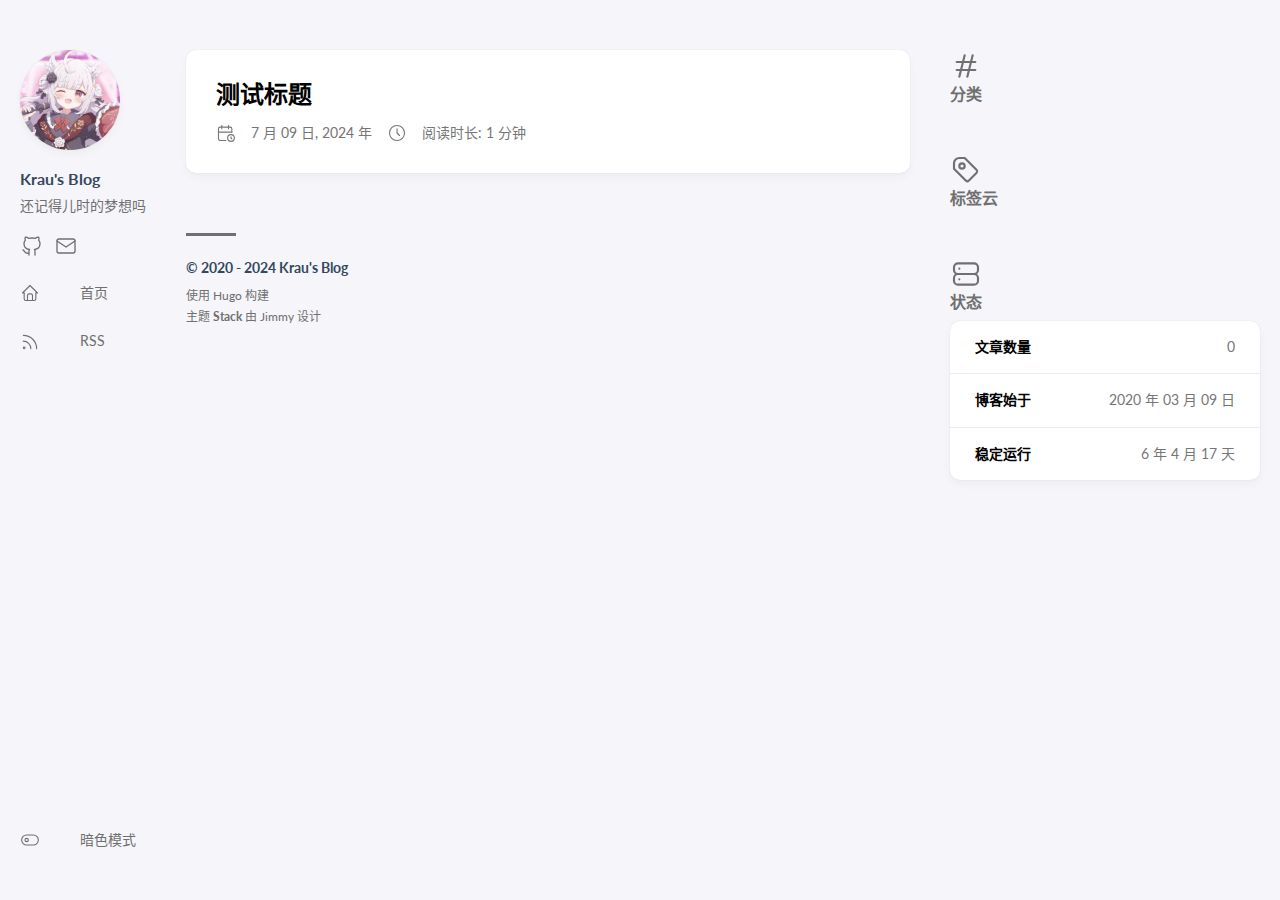
<file: index.html>
<!doctype html><html lang=zh-cn dir=ltr><head><meta name=generator content="Hugo 0.128.2"><meta charset=utf-8><meta name=viewport content='width=device-width,initial-scale=1'><meta name=description content="还记得儿时的梦想吗"><title>Krau's Blog</title>
<link rel=canonical href=https://hugo.krau.top/><link rel=stylesheet href=/scss/style.min.8675496a9b046b8937d493cbbed301d487841b0b916edb097e2fd8b7e0395091.css><meta property='og:title' content="Krau's Blog"><meta property='og:description' content="还记得儿时的梦想吗"><meta property='og:url' content='https://hugo.krau.top/'><meta property='og:site_name' content="Krau's Blog"><meta property='og:type' content='website'><meta property='og:updated_time' content=' 2024-07-09T13:55:59+08:00 '><meta name=twitter:title content="Krau's Blog"><meta name=twitter:description content="还记得儿时的梦想吗"><link rel=alternate type=application/rss+xml href=https://hugo.krau.top/index.xml><link rel=apple-touch-icon sizes=180x180 href=/apple-touch-icon.png><link rel=icon type=image/png sizes=32x32 href=/favicon-32x32.png><link rel=icon type=image/png sizes=16x16 href=/favicon-16x16.png><link rel=manifest href=/site.webmanifest><link rel=mask-icon href=/safari-pinned-tab.svg color=#5bbad5><meta name=apple-mobile-web-app-title content="TaurusXin"><meta name=application-name content="TaurusXin"><meta name=msapplication-TileColor content="#da532c"><meta name=theme-color content="#f5f5fa" media="(prefers-color-scheme: light)"><meta name=theme-color content="#303030" media="(prefers-color-scheme: dark)"><link href=https://cdn.bootcdn.net/ajax/libs/highlight.js/9.12.0/styles/atom-one-dark.min.css rel=stylesheet><script src=https://cdn.bootcdn.net/ajax/libs/highlight.js/9.12.0/highlight.min.js></script><script>hljs.initHighlightingOnLoad()</script><style>@font-face{font-family:jetbrains mono;src:url(https://fastly.jsdelivr.net/gh/JetBrains/JetBrainsMono/web/woff2/JetBrainsMono-Regular.woff2)format('woff2'),url(https://fastly.jsdelivr.net/gh/JetBrains/JetBrainsMono/web/woff/JetBrainsMono-Regular.woff)format('woff'),url(https://fastly.jsdelivr.net/gh/JetBrains/JetBrainsMono/ttf/JetBrainsMono-Regular.ttf)format('truetype');font-weight:400;font-style:normal}</style><script async src="https://www.googletagmanager.com/gtag/js?id=G-KN4M42XST7"></script><script>window.dataLayer=window.dataLayer||[];function gtag(){dataLayer.push(arguments)}gtag("js",new Date),gtag("config","G-KN4M42XST7")</script><script async src="https://pagead2.googlesyndication.com/pagead/js/adsbygoogle.js?client=ca-pub-3791150317963204" crossorigin=anonymous></script></head><body><script>(function(){const e="StackColorScheme";localStorage.getItem(e)||localStorage.setItem(e,"auto")})()</script><script>(function(){const t="StackColorScheme",e=localStorage.getItem(t),n=window.matchMedia("(prefers-color-scheme: dark)").matches===!0;e=="dark"||e==="auto"&&n?document.documentElement.dataset.scheme="dark":document.documentElement.dataset.scheme="light"})()</script><div class="container main-container flex on-phone--column extended"><aside class="sidebar left-sidebar sticky"><button class="hamburger hamburger--spin" type=button id=toggle-menu aria-label=切换菜单>
<span class=hamburger-box><span class=hamburger-inner></span></span></button><header><figure class=site-avatar><a href=/><img src=/img/avatar_hu12396e4523306fbb05e3d22104f0306b_69254_300x0_resize_q75_box.jpg width=300 height=300 class=site-logo loading=lazy alt=Avatar></a></figure><div class=site-meta><h1 class=site-name><a href=/>Krau's Blog</a></h1><h2 class=site-description>还记得儿时的梦想吗</h2></div></header><ol class=menu-social><li><a href=https://github.com/krau target=_blank title=GitHub rel=me><svg xmlns="http://www.w3.org/2000/svg" class="icon icon-tabler icon-tabler-brand-github" width="24" height="24" viewBox="0 0 24 24" stroke-width="2" stroke="currentcolor" fill="none" stroke-linecap="round" stroke-linejoin="round"><path stroke="none" d="M0 0h24v24H0z" fill="none"/><path d="M9 19c-4.3 1.4-4.3-2.5-6-3m12 5v-3.5c0-1 .1-1.4-.5-2 2.8-.3 5.5-1.4 5.5-6a4.6 4.6.0 00-1.3-3.2 4.2 4.2.0 00-.1-3.2s-1.1-.3-3.5 1.3a12.3 12.3.0 00-6.2.0C6.5 2.8 5.4 3.1 5.4 3.1a4.2 4.2.0 00-.1 3.2A4.6 4.6.0 004 9.5c0 4.6 2.7 5.7 5.5 6-.6.6-.6 1.2-.5 2V21"/></svg></a></li><li><a href=mailto:me@krau.top target=_blank title=电邮 rel=me><svg xmlns="http://www.w3.org/2000/svg" class="icon icon-tabler icon-tabler-mail" width="24" height="24" viewBox="0 0 24 24" stroke-width="2" stroke="currentcolor" fill="none" stroke-linecap="round" stroke-linejoin="round"><path stroke="none" d="M0 0h24v24H0z" fill="none"/><rect x="3" y="5" width="18" height="14" rx="2"/><polyline points="3 7 12 13 21 7"/></svg></a></li></ol><ol class=menu id=main-menu><li><a href=/><svg xmlns="http://www.w3.org/2000/svg" class="icon icon-tabler icon-tabler-home" width="24" height="24" viewBox="0 0 24 24" stroke-width="2" stroke="currentcolor" fill="none" stroke-linecap="round" stroke-linejoin="round"><path stroke="none" d="M0 0h24v24H0z"/><polyline points="5 12 3 12 12 3 21 12 19 12"/><path d="M5 12v7a2 2 0 002 2h10a2 2 0 002-2v-7"/><path d="M9 21v-6a2 2 0 012-2h2a2 2 0 012 2v6"/></svg>
<span>首页</span></a></li><li><a href=/index.xml><svg xmlns="http://www.w3.org/2000/svg" class="icon icon-tabler icon-tabler-rss" width="24" height="24" viewBox="0 0 24 24" stroke-width="2" stroke="currentcolor" fill="none" stroke-linecap="round" stroke-linejoin="round"><path stroke="none" d="M0 0h24v24H0z" fill="none"/><circle cx="5" cy="19" r="1"/><path d="M4 4a16 16 0 0116 16"/><path d="M4 11a9 9 0 019 9"/></svg>
<span>RSS</span></a></li><li class=menu-bottom-section><ol class=menu><li id=dark-mode-toggle><svg xmlns="http://www.w3.org/2000/svg" class="icon icon-tabler icon-tabler-toggle-left" width="24" height="24" viewBox="0 0 24 24" stroke-width="2" stroke="currentcolor" fill="none" stroke-linecap="round" stroke-linejoin="round"><path stroke="none" d="M0 0h24v24H0z"/><circle cx="8" cy="12" r="2"/><rect x="2" y="6" width="20" height="12" rx="6"/></svg>
<svg xmlns="http://www.w3.org/2000/svg" class="icon icon-tabler icon-tabler-toggle-right" width="24" height="24" viewBox="0 0 24 24" stroke-width="2" stroke="currentcolor" fill="none" stroke-linecap="round" stroke-linejoin="round"><path stroke="none" d="M0 0h24v24H0z"/><circle cx="16" cy="12" r="2"/><rect x="2" y="6" width="20" height="12" rx="6"/></svg>
<span>暗色模式</span></li></ol></li></ol></aside><aside class="sidebar right-sidebar sticky"><section class="widget tagCloud"><div class=widget-icon><svg xmlns="http://www.w3.org/2000/svg" class="icon icon-tabler icon-tabler-hash" width="24" height="24" viewBox="0 0 24 24" stroke-width="2" stroke="currentcolor" fill="none" stroke-linecap="round" stroke-linejoin="round"><path stroke="none" d="M0 0h24v24H0z"/><line x1="5" y1="9" x2="19" y2="9"/><line x1="5" y1="15" x2="19" y2="15"/><line x1="11" y1="4" x2="7" y2="20"/><line x1="17" y1="4" x2="13" y2="20"/></svg></div><h2 class="widget-title section-title">分类</h2><div class=tagCloud-tags></div></section><section class="widget tagCloud"><div class=widget-icon><svg xmlns="http://www.w3.org/2000/svg" class="icon icon-tabler icon-tabler-tag" width="24" height="24" viewBox="0 0 24 24" stroke-width="2" stroke="currentcolor" fill="none" stroke-linecap="round" stroke-linejoin="round"><path stroke="none" d="M0 0h24v24H0z"/><path d="M11 3l9 9a1.5 1.5.0 010 2l-6 6a1.5 1.5.0 01-2 0L3 11V7a4 4 0 014-4h4"/><circle cx="9" cy="9" r="2"/></svg></div><h2 class="widget-title section-title">标签云</h2><div class=tagCloud-tags></div></section><section class="widget archives" style=padding-bottom:45px><div class=widget-icon><svg xmlns="http://www.w3.org/2000/svg" class="icon icon-tabler icon-tabler-server" width="100" height="100" viewBox="0 0 24 24" stroke-width="2" stroke="currentcolor" fill="none" stroke-linecap="round" stroke-linejoin="round"><path stroke="none" d="M0 0h24v24H0z" fill="none"/><rect x="3" y="4" width="18" height="8" rx="3"/><rect x="3" y="12" width="18" height="8" rx="3"/><line x1="7" y1="8" x2="7" y2="8.01"/><line x1="7" y1="16" x2="7" y2="16.01"/></svg></div><h2 class="widget-title section-title">状态</h2><div class=widget-archive--list><div class=status-item><span class=year>文章数量</span>
<span class=count>0</span></div><div class=status-item><span class=year>博客始于</span>
<span class=count id=start></span></div><div class=status-item><span class=year>稳定运行</span>
<span class=count id=time></span></div></div><script>Date.prototype.format=function(e){var n,t={"M+":this.getMonth()+1,"d+":this.getDate(),"h+":this.getHours(),"m+":this.getMinutes(),"s+":this.getSeconds(),"q+":Math.floor((this.getMonth()+3)/3),S:this.getMilliseconds()};/(y+)/.test(e)&&(e=e.replace(RegExp.$1,(this.getFullYear()+"").substr(4-RegExp.$1.length)));for(n in t)new RegExp("("+n+")").test(e)&&(e=e.replace(RegExp.$1,RegExp.$1.length==1?t[n]:("00"+t[n]).substr((""+t[n]).length)));return e};let start=new Date("2020-03-09"),startFormated=start.format("yyyy 年 MM 月 dd 日");document.querySelector("#start").innerHTML=startFormated,start.setMonth(start.getMonth()-1);let now=new Date;now.setMonth(now.getMonth()-1);let diff=Date.UTC(now.getFullYear(),now.getMonth(),now.getDay(),0,0,0)-Date.UTC(start.getFullYear(),start.getMonth(),start.getDay(),0,0,0);function checkleapyear(e){return e.getYear()%4==0&&(e.getYear()%10!=0||e.getYear()%400==0)}function DaysInMonth(Y,M){with(new Date(Y,M,1,12))return setDate(-2),getDate()}function datediff(e,t){var i=e.getFullYear(),n=e.getMonth(),s=e.getDate(),a=t.getFullYear(),o=t.getMonth(),r=t.getDate();return s<r&&(n--,s+=DaysInMonth(a,o)),n<o&&(i--,n+=12),[i-a,n-o,s-r]}var dife=datediff(now,start);checkleapyear(start)==!0?document.querySelector("#time").innerHTML=dife[0]+" 年 "+dife[1]+" 月 "+dife[2]+" 天":document.querySelector("#time").innerHTML=dife[0]+" 年 "+dife[1]+" 月 "+dife[2]+" 天"</script></section></aside><main class="main full-width"><section class=article-list><article><header class=article-header><div class=article-details><div class=article-title-wrapper><h2 class=article-title><a href=/posts/new/>测试标题</a></h2></div><footer class=article-time><div><svg xmlns="http://www.w3.org/2000/svg" class="icon icon-tabler icon-tabler-calendar-time" width="56" height="56" viewBox="0 0 24 24" stroke-width="2" stroke="currentcolor" fill="none" stroke-linecap="round" stroke-linejoin="round"><path stroke="none" d="M0 0h24v24H0z"/><path d="M11.795 21H5a2 2 0 01-2-2V7a2 2 0 012-2h12a2 2 0 012 2v4"/><circle cx="18" cy="18" r="4"/><path d="M15 3v4"/><path d="M7 3v4"/><path d="M3 11h16"/><path d="M18 16.496V18l1 1"/></svg>
<time class=article-time--published>7 月 09 日, 2024 年</time></div><div><svg xmlns="http://www.w3.org/2000/svg" class="icon icon-tabler icon-tabler-clock" width="24" height="24" viewBox="0 0 24 24" stroke-width="2" stroke="currentcolor" fill="none" stroke-linecap="round" stroke-linejoin="round"><path stroke="none" d="M0 0h24v24H0z"/><circle cx="12" cy="12" r="9"/><polyline points="12 7 12 12 15 15"/></svg>
<time class=article-time--reading>阅读时长: 1 分钟</time></div></footer></div></header></article></section><footer class=site-footer><section class=copyright>&copy;
2020 -
2024 Krau's Blog</section><section class=powerby>使用 <a href=https://gohugo.io/ target=_blank rel=noopener>Hugo</a> 构建<br>主题 <b><a href=https://github.com/CaiJimmy/hugo-theme-stack target=_blank rel=noopener data-version=3.26.0>Stack</a></b> 由 <a href=https://jimmycai.com target=_blank rel=noopener>Jimmy</a> 设计</section></footer></main></div><script src=https://registry.npmmirror.com/node-vibrant/3.1.6/files/dist/vibrant.min.js integrity="sha256-awcR2jno4kI5X0zL8ex0vi2z+KMkF24hUW8WePSA9HM=" crossorigin=anonymous></script><script type=text/javascript src=/ts/main.js defer></script><script>(function(){const e=document.createElement("link");e.href="https://fonts.googleapis.com/css2?family=Lato:wght@300;400;700&display=swap",e.type="text/css",e.rel="stylesheet",document.head.appendChild(e)})()</script></body></html>
</file>
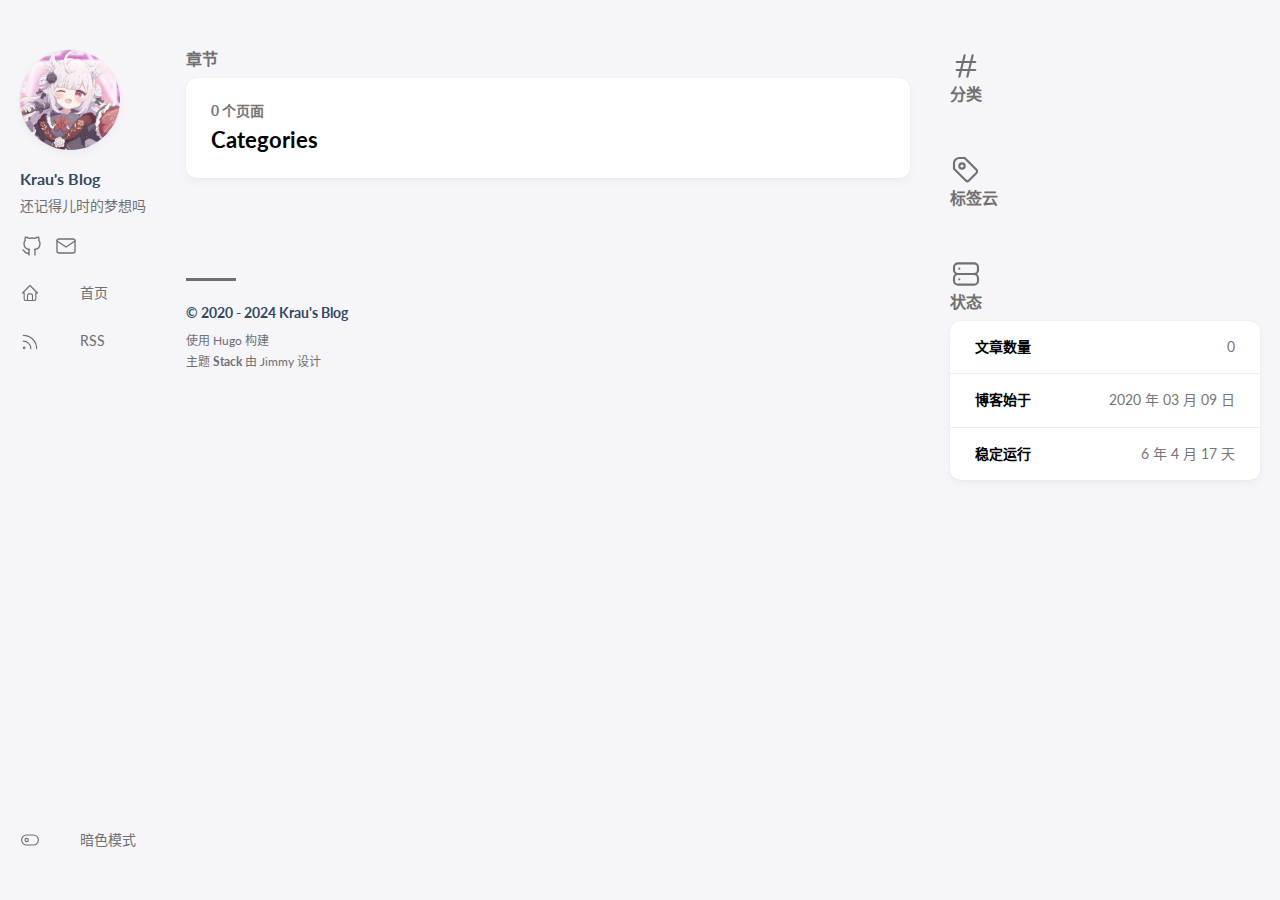
<file: categories/index.html>
<!doctype html><html lang=zh-cn dir=ltr><head><meta charset=utf-8><meta name=viewport content='width=device-width,initial-scale=1'><meta name=description content="还记得儿时的梦想吗"><title>Categories</title>
<link rel=canonical href=https://hugo.krau.top/categories/><link rel=stylesheet href=/scss/style.min.8675496a9b046b8937d493cbbed301d487841b0b916edb097e2fd8b7e0395091.css><meta property='og:title' content="Categories"><meta property='og:description' content="还记得儿时的梦想吗"><meta property='og:url' content='https://hugo.krau.top/categories/'><meta property='og:site_name' content="Krau's Blog"><meta property='og:type' content='website'><meta property='og:updated_time' content=' 2024-07-09T13:55:59+08:00 '><meta name=twitter:title content="Categories"><meta name=twitter:description content="还记得儿时的梦想吗"><link rel=alternate type=application/rss+xml href=https://hugo.krau.top/categories/index.xml><link rel=apple-touch-icon sizes=180x180 href=/apple-touch-icon.png><link rel=icon type=image/png sizes=32x32 href=/favicon-32x32.png><link rel=icon type=image/png sizes=16x16 href=/favicon-16x16.png><link rel=manifest href=/site.webmanifest><link rel=mask-icon href=/safari-pinned-tab.svg color=#5bbad5><meta name=apple-mobile-web-app-title content="TaurusXin"><meta name=application-name content="TaurusXin"><meta name=msapplication-TileColor content="#da532c"><meta name=theme-color content="#f5f5fa" media="(prefers-color-scheme: light)"><meta name=theme-color content="#303030" media="(prefers-color-scheme: dark)"><link href=https://cdn.bootcdn.net/ajax/libs/highlight.js/9.12.0/styles/atom-one-dark.min.css rel=stylesheet><script src=https://cdn.bootcdn.net/ajax/libs/highlight.js/9.12.0/highlight.min.js></script><script>hljs.initHighlightingOnLoad()</script><style>@font-face{font-family:jetbrains mono;src:url(https://fastly.jsdelivr.net/gh/JetBrains/JetBrainsMono/web/woff2/JetBrainsMono-Regular.woff2)format('woff2'),url(https://fastly.jsdelivr.net/gh/JetBrains/JetBrainsMono/web/woff/JetBrainsMono-Regular.woff)format('woff'),url(https://fastly.jsdelivr.net/gh/JetBrains/JetBrainsMono/ttf/JetBrainsMono-Regular.ttf)format('truetype');font-weight:400;font-style:normal}</style><script async src="https://www.googletagmanager.com/gtag/js?id=G-KN4M42XST7"></script><script>window.dataLayer=window.dataLayer||[];function gtag(){dataLayer.push(arguments)}gtag("js",new Date),gtag("config","G-KN4M42XST7")</script><script async src="https://pagead2.googlesyndication.com/pagead/js/adsbygoogle.js?client=ca-pub-3791150317963204" crossorigin=anonymous></script></head><body><script>(function(){const e="StackColorScheme";localStorage.getItem(e)||localStorage.setItem(e,"auto")})()</script><script>(function(){const t="StackColorScheme",e=localStorage.getItem(t),n=window.matchMedia("(prefers-color-scheme: dark)").matches===!0;e=="dark"||e==="auto"&&n?document.documentElement.dataset.scheme="dark":document.documentElement.dataset.scheme="light"})()</script><div class="container main-container flex on-phone--column extended"><aside class="sidebar left-sidebar sticky"><button class="hamburger hamburger--spin" type=button id=toggle-menu aria-label=切换菜单>
<span class=hamburger-box><span class=hamburger-inner></span></span></button><header><figure class=site-avatar><a href=/><img src=/img/avatar_hu12396e4523306fbb05e3d22104f0306b_69254_300x0_resize_q75_box.jpg width=300 height=300 class=site-logo loading=lazy alt=Avatar></a></figure><div class=site-meta><h1 class=site-name><a href=/>Krau's Blog</a></h1><h2 class=site-description>还记得儿时的梦想吗</h2></div></header><ol class=menu-social><li><a href=https://github.com/krau target=_blank title=GitHub rel=me><svg xmlns="http://www.w3.org/2000/svg" class="icon icon-tabler icon-tabler-brand-github" width="24" height="24" viewBox="0 0 24 24" stroke-width="2" stroke="currentcolor" fill="none" stroke-linecap="round" stroke-linejoin="round"><path stroke="none" d="M0 0h24v24H0z" fill="none"/><path d="M9 19c-4.3 1.4-4.3-2.5-6-3m12 5v-3.5c0-1 .1-1.4-.5-2 2.8-.3 5.5-1.4 5.5-6a4.6 4.6.0 00-1.3-3.2 4.2 4.2.0 00-.1-3.2s-1.1-.3-3.5 1.3a12.3 12.3.0 00-6.2.0C6.5 2.8 5.4 3.1 5.4 3.1a4.2 4.2.0 00-.1 3.2A4.6 4.6.0 004 9.5c0 4.6 2.7 5.7 5.5 6-.6.6-.6 1.2-.5 2V21"/></svg></a></li><li><a href=mailto:me@krau.top target=_blank title=电邮 rel=me><svg xmlns="http://www.w3.org/2000/svg" class="icon icon-tabler icon-tabler-mail" width="24" height="24" viewBox="0 0 24 24" stroke-width="2" stroke="currentcolor" fill="none" stroke-linecap="round" stroke-linejoin="round"><path stroke="none" d="M0 0h24v24H0z" fill="none"/><rect x="3" y="5" width="18" height="14" rx="2"/><polyline points="3 7 12 13 21 7"/></svg></a></li></ol><ol class=menu id=main-menu><li><a href=/><svg xmlns="http://www.w3.org/2000/svg" class="icon icon-tabler icon-tabler-home" width="24" height="24" viewBox="0 0 24 24" stroke-width="2" stroke="currentcolor" fill="none" stroke-linecap="round" stroke-linejoin="round"><path stroke="none" d="M0 0h24v24H0z"/><polyline points="5 12 3 12 12 3 21 12 19 12"/><path d="M5 12v7a2 2 0 002 2h10a2 2 0 002-2v-7"/><path d="M9 21v-6a2 2 0 012-2h2a2 2 0 012 2v6"/></svg>
<span>首页</span></a></li><li><a href=/index.xml><svg xmlns="http://www.w3.org/2000/svg" class="icon icon-tabler icon-tabler-rss" width="24" height="24" viewBox="0 0 24 24" stroke-width="2" stroke="currentcolor" fill="none" stroke-linecap="round" stroke-linejoin="round"><path stroke="none" d="M0 0h24v24H0z" fill="none"/><circle cx="5" cy="19" r="1"/><path d="M4 4a16 16 0 0116 16"/><path d="M4 11a9 9 0 019 9"/></svg>
<span>RSS</span></a></li><li class=menu-bottom-section><ol class=menu><li id=dark-mode-toggle><svg xmlns="http://www.w3.org/2000/svg" class="icon icon-tabler icon-tabler-toggle-left" width="24" height="24" viewBox="0 0 24 24" stroke-width="2" stroke="currentcolor" fill="none" stroke-linecap="round" stroke-linejoin="round"><path stroke="none" d="M0 0h24v24H0z"/><circle cx="8" cy="12" r="2"/><rect x="2" y="6" width="20" height="12" rx="6"/></svg>
<svg xmlns="http://www.w3.org/2000/svg" class="icon icon-tabler icon-tabler-toggle-right" width="24" height="24" viewBox="0 0 24 24" stroke-width="2" stroke="currentcolor" fill="none" stroke-linecap="round" stroke-linejoin="round"><path stroke="none" d="M0 0h24v24H0z"/><circle cx="16" cy="12" r="2"/><rect x="2" y="6" width="20" height="12" rx="6"/></svg>
<span>暗色模式</span></li></ol></li></ol></aside><aside class="sidebar right-sidebar sticky"><section class="widget tagCloud"><div class=widget-icon><svg xmlns="http://www.w3.org/2000/svg" class="icon icon-tabler icon-tabler-hash" width="24" height="24" viewBox="0 0 24 24" stroke-width="2" stroke="currentcolor" fill="none" stroke-linecap="round" stroke-linejoin="round"><path stroke="none" d="M0 0h24v24H0z"/><line x1="5" y1="9" x2="19" y2="9"/><line x1="5" y1="15" x2="19" y2="15"/><line x1="11" y1="4" x2="7" y2="20"/><line x1="17" y1="4" x2="13" y2="20"/></svg></div><h2 class="widget-title section-title">分类</h2><div class=tagCloud-tags></div></section><section class="widget tagCloud"><div class=widget-icon><svg xmlns="http://www.w3.org/2000/svg" class="icon icon-tabler icon-tabler-tag" width="24" height="24" viewBox="0 0 24 24" stroke-width="2" stroke="currentcolor" fill="none" stroke-linecap="round" stroke-linejoin="round"><path stroke="none" d="M0 0h24v24H0z"/><path d="M11 3l9 9a1.5 1.5.0 010 2l-6 6a1.5 1.5.0 01-2 0L3 11V7a4 4 0 014-4h4"/><circle cx="9" cy="9" r="2"/></svg></div><h2 class="widget-title section-title">标签云</h2><div class=tagCloud-tags></div></section><section class="widget archives" style=padding-bottom:45px><div class=widget-icon><svg xmlns="http://www.w3.org/2000/svg" class="icon icon-tabler icon-tabler-server" width="100" height="100" viewBox="0 0 24 24" stroke-width="2" stroke="currentcolor" fill="none" stroke-linecap="round" stroke-linejoin="round"><path stroke="none" d="M0 0h24v24H0z" fill="none"/><rect x="3" y="4" width="18" height="8" rx="3"/><rect x="3" y="12" width="18" height="8" rx="3"/><line x1="7" y1="8" x2="7" y2="8.01"/><line x1="7" y1="16" x2="7" y2="16.01"/></svg></div><h2 class="widget-title section-title">状态</h2><div class=widget-archive--list><div class=status-item><span class=year>文章数量</span>
<span class=count>0</span></div><div class=status-item><span class=year>博客始于</span>
<span class=count id=start></span></div><div class=status-item><span class=year>稳定运行</span>
<span class=count id=time></span></div></div><script>Date.prototype.format=function(e){var n,t={"M+":this.getMonth()+1,"d+":this.getDate(),"h+":this.getHours(),"m+":this.getMinutes(),"s+":this.getSeconds(),"q+":Math.floor((this.getMonth()+3)/3),S:this.getMilliseconds()};/(y+)/.test(e)&&(e=e.replace(RegExp.$1,(this.getFullYear()+"").substr(4-RegExp.$1.length)));for(n in t)new RegExp("("+n+")").test(e)&&(e=e.replace(RegExp.$1,RegExp.$1.length==1?t[n]:("00"+t[n]).substr((""+t[n]).length)));return e};let start=new Date("2020-03-09"),startFormated=start.format("yyyy 年 MM 月 dd 日");document.querySelector("#start").innerHTML=startFormated,start.setMonth(start.getMonth()-1);let now=new Date;now.setMonth(now.getMonth()-1);let diff=Date.UTC(now.getFullYear(),now.getMonth(),now.getDay(),0,0,0)-Date.UTC(start.getFullYear(),start.getMonth(),start.getDay(),0,0,0);function checkleapyear(e){return e.getYear()%4==0&&(e.getYear()%10!=0||e.getYear()%400==0)}function DaysInMonth(Y,M){with(new Date(Y,M,1,12))return setDate(-2),getDate()}function datediff(e,t){var i=e.getFullYear(),n=e.getMonth(),s=e.getDate(),a=t.getFullYear(),o=t.getMonth(),r=t.getDate();return s<r&&(n--,s+=DaysInMonth(a,o)),n<o&&(i--,n+=12),[i-a,n-o,s-r]}var dife=datediff(now,start);checkleapyear(start)==!0?document.querySelector("#time").innerHTML=dife[0]+" 年 "+dife[1]+" 月 "+dife[2]+" 天":document.querySelector("#time").innerHTML=dife[0]+" 年 "+dife[1]+" 月 "+dife[2]+" 天"</script></section></aside><main class="main full-width"><header><h3 class=section-title>章节</h3><div class=section-card><div class=section-details><h3 class=section-count>0 个页面</h3><h1 class=section-term>Categories</h1></div></div></header><section class=article-list--compact></section><footer class=site-footer><section class=copyright>&copy;
2020 -
2024 Krau's Blog</section><section class=powerby>使用 <a href=https://gohugo.io/ target=_blank rel=noopener>Hugo</a> 构建<br>主题 <b><a href=https://github.com/CaiJimmy/hugo-theme-stack target=_blank rel=noopener data-version=3.26.0>Stack</a></b> 由 <a href=https://jimmycai.com target=_blank rel=noopener>Jimmy</a> 设计</section></footer></main></div><script src=https://registry.npmmirror.com/node-vibrant/3.1.6/files/dist/vibrant.min.js integrity="sha256-awcR2jno4kI5X0zL8ex0vi2z+KMkF24hUW8WePSA9HM=" crossorigin=anonymous></script><script type=text/javascript src=/ts/main.js defer></script><script>(function(){const e=document.createElement("link");e.href="https://fonts.googleapis.com/css2?family=Lato:wght@300;400;700&display=swap",e.type="text/css",e.rel="stylesheet",document.head.appendChild(e)})()</script></body></html>
</file>
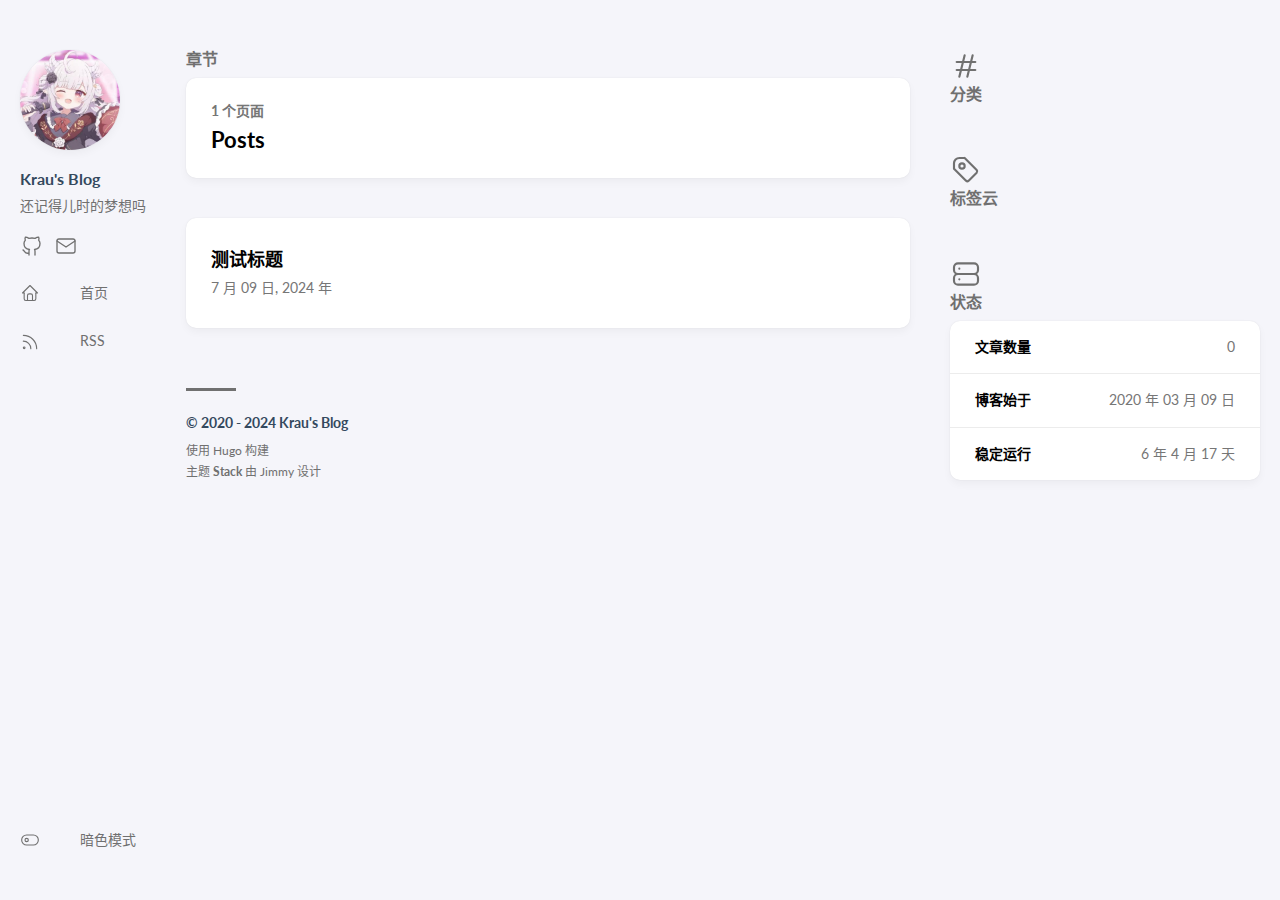
<file: posts/index.html>
<!doctype html><html lang=zh-cn dir=ltr><head><meta charset=utf-8><meta name=viewport content='width=device-width,initial-scale=1'><meta name=description content="还记得儿时的梦想吗"><title>Posts</title>
<link rel=canonical href=https://hugo.krau.top/posts/><link rel=stylesheet href=/scss/style.min.8675496a9b046b8937d493cbbed301d487841b0b916edb097e2fd8b7e0395091.css><meta property='og:title' content="Posts"><meta property='og:description' content="还记得儿时的梦想吗"><meta property='og:url' content='https://hugo.krau.top/posts/'><meta property='og:site_name' content="Krau's Blog"><meta property='og:type' content='website'><meta property='og:updated_time' content=' 2024-07-09T13:55:59+08:00 '><meta name=twitter:title content="Posts"><meta name=twitter:description content="还记得儿时的梦想吗"><link rel=alternate type=application/rss+xml href=https://hugo.krau.top/posts/index.xml><link rel=apple-touch-icon sizes=180x180 href=/apple-touch-icon.png><link rel=icon type=image/png sizes=32x32 href=/favicon-32x32.png><link rel=icon type=image/png sizes=16x16 href=/favicon-16x16.png><link rel=manifest href=/site.webmanifest><link rel=mask-icon href=/safari-pinned-tab.svg color=#5bbad5><meta name=apple-mobile-web-app-title content="TaurusXin"><meta name=application-name content="TaurusXin"><meta name=msapplication-TileColor content="#da532c"><meta name=theme-color content="#f5f5fa" media="(prefers-color-scheme: light)"><meta name=theme-color content="#303030" media="(prefers-color-scheme: dark)"><link href=https://cdn.bootcdn.net/ajax/libs/highlight.js/9.12.0/styles/atom-one-dark.min.css rel=stylesheet><script src=https://cdn.bootcdn.net/ajax/libs/highlight.js/9.12.0/highlight.min.js></script><script>hljs.initHighlightingOnLoad()</script><style>@font-face{font-family:jetbrains mono;src:url(https://fastly.jsdelivr.net/gh/JetBrains/JetBrainsMono/web/woff2/JetBrainsMono-Regular.woff2)format('woff2'),url(https://fastly.jsdelivr.net/gh/JetBrains/JetBrainsMono/web/woff/JetBrainsMono-Regular.woff)format('woff'),url(https://fastly.jsdelivr.net/gh/JetBrains/JetBrainsMono/ttf/JetBrainsMono-Regular.ttf)format('truetype');font-weight:400;font-style:normal}</style><script async src="https://www.googletagmanager.com/gtag/js?id=G-KN4M42XST7"></script><script>window.dataLayer=window.dataLayer||[];function gtag(){dataLayer.push(arguments)}gtag("js",new Date),gtag("config","G-KN4M42XST7")</script><script async src="https://pagead2.googlesyndication.com/pagead/js/adsbygoogle.js?client=ca-pub-3791150317963204" crossorigin=anonymous></script></head><body><script>(function(){const e="StackColorScheme";localStorage.getItem(e)||localStorage.setItem(e,"auto")})()</script><script>(function(){const t="StackColorScheme",e=localStorage.getItem(t),n=window.matchMedia("(prefers-color-scheme: dark)").matches===!0;e=="dark"||e==="auto"&&n?document.documentElement.dataset.scheme="dark":document.documentElement.dataset.scheme="light"})()</script><div class="container main-container flex on-phone--column extended"><aside class="sidebar left-sidebar sticky"><button class="hamburger hamburger--spin" type=button id=toggle-menu aria-label=切换菜单>
<span class=hamburger-box><span class=hamburger-inner></span></span></button><header><figure class=site-avatar><a href=/><img src=/img/avatar_hu12396e4523306fbb05e3d22104f0306b_69254_300x0_resize_q75_box.jpg width=300 height=300 class=site-logo loading=lazy alt=Avatar></a></figure><div class=site-meta><h1 class=site-name><a href=/>Krau's Blog</a></h1><h2 class=site-description>还记得儿时的梦想吗</h2></div></header><ol class=menu-social><li><a href=https://github.com/krau target=_blank title=GitHub rel=me><svg xmlns="http://www.w3.org/2000/svg" class="icon icon-tabler icon-tabler-brand-github" width="24" height="24" viewBox="0 0 24 24" stroke-width="2" stroke="currentcolor" fill="none" stroke-linecap="round" stroke-linejoin="round"><path stroke="none" d="M0 0h24v24H0z" fill="none"/><path d="M9 19c-4.3 1.4-4.3-2.5-6-3m12 5v-3.5c0-1 .1-1.4-.5-2 2.8-.3 5.5-1.4 5.5-6a4.6 4.6.0 00-1.3-3.2 4.2 4.2.0 00-.1-3.2s-1.1-.3-3.5 1.3a12.3 12.3.0 00-6.2.0C6.5 2.8 5.4 3.1 5.4 3.1a4.2 4.2.0 00-.1 3.2A4.6 4.6.0 004 9.5c0 4.6 2.7 5.7 5.5 6-.6.6-.6 1.2-.5 2V21"/></svg></a></li><li><a href=mailto:me@krau.top target=_blank title=电邮 rel=me><svg xmlns="http://www.w3.org/2000/svg" class="icon icon-tabler icon-tabler-mail" width="24" height="24" viewBox="0 0 24 24" stroke-width="2" stroke="currentcolor" fill="none" stroke-linecap="round" stroke-linejoin="round"><path stroke="none" d="M0 0h24v24H0z" fill="none"/><rect x="3" y="5" width="18" height="14" rx="2"/><polyline points="3 7 12 13 21 7"/></svg></a></li></ol><ol class=menu id=main-menu><li><a href=/><svg xmlns="http://www.w3.org/2000/svg" class="icon icon-tabler icon-tabler-home" width="24" height="24" viewBox="0 0 24 24" stroke-width="2" stroke="currentcolor" fill="none" stroke-linecap="round" stroke-linejoin="round"><path stroke="none" d="M0 0h24v24H0z"/><polyline points="5 12 3 12 12 3 21 12 19 12"/><path d="M5 12v7a2 2 0 002 2h10a2 2 0 002-2v-7"/><path d="M9 21v-6a2 2 0 012-2h2a2 2 0 012 2v6"/></svg>
<span>首页</span></a></li><li><a href=/index.xml><svg xmlns="http://www.w3.org/2000/svg" class="icon icon-tabler icon-tabler-rss" width="24" height="24" viewBox="0 0 24 24" stroke-width="2" stroke="currentcolor" fill="none" stroke-linecap="round" stroke-linejoin="round"><path stroke="none" d="M0 0h24v24H0z" fill="none"/><circle cx="5" cy="19" r="1"/><path d="M4 4a16 16 0 0116 16"/><path d="M4 11a9 9 0 019 9"/></svg>
<span>RSS</span></a></li><li class=menu-bottom-section><ol class=menu><li id=dark-mode-toggle><svg xmlns="http://www.w3.org/2000/svg" class="icon icon-tabler icon-tabler-toggle-left" width="24" height="24" viewBox="0 0 24 24" stroke-width="2" stroke="currentcolor" fill="none" stroke-linecap="round" stroke-linejoin="round"><path stroke="none" d="M0 0h24v24H0z"/><circle cx="8" cy="12" r="2"/><rect x="2" y="6" width="20" height="12" rx="6"/></svg>
<svg xmlns="http://www.w3.org/2000/svg" class="icon icon-tabler icon-tabler-toggle-right" width="24" height="24" viewBox="0 0 24 24" stroke-width="2" stroke="currentcolor" fill="none" stroke-linecap="round" stroke-linejoin="round"><path stroke="none" d="M0 0h24v24H0z"/><circle cx="16" cy="12" r="2"/><rect x="2" y="6" width="20" height="12" rx="6"/></svg>
<span>暗色模式</span></li></ol></li></ol></aside><aside class="sidebar right-sidebar sticky"><section class="widget tagCloud"><div class=widget-icon><svg xmlns="http://www.w3.org/2000/svg" class="icon icon-tabler icon-tabler-hash" width="24" height="24" viewBox="0 0 24 24" stroke-width="2" stroke="currentcolor" fill="none" stroke-linecap="round" stroke-linejoin="round"><path stroke="none" d="M0 0h24v24H0z"/><line x1="5" y1="9" x2="19" y2="9"/><line x1="5" y1="15" x2="19" y2="15"/><line x1="11" y1="4" x2="7" y2="20"/><line x1="17" y1="4" x2="13" y2="20"/></svg></div><h2 class="widget-title section-title">分类</h2><div class=tagCloud-tags></div></section><section class="widget tagCloud"><div class=widget-icon><svg xmlns="http://www.w3.org/2000/svg" class="icon icon-tabler icon-tabler-tag" width="24" height="24" viewBox="0 0 24 24" stroke-width="2" stroke="currentcolor" fill="none" stroke-linecap="round" stroke-linejoin="round"><path stroke="none" d="M0 0h24v24H0z"/><path d="M11 3l9 9a1.5 1.5.0 010 2l-6 6a1.5 1.5.0 01-2 0L3 11V7a4 4 0 014-4h4"/><circle cx="9" cy="9" r="2"/></svg></div><h2 class="widget-title section-title">标签云</h2><div class=tagCloud-tags></div></section><section class="widget archives" style=padding-bottom:45px><div class=widget-icon><svg xmlns="http://www.w3.org/2000/svg" class="icon icon-tabler icon-tabler-server" width="100" height="100" viewBox="0 0 24 24" stroke-width="2" stroke="currentcolor" fill="none" stroke-linecap="round" stroke-linejoin="round"><path stroke="none" d="M0 0h24v24H0z" fill="none"/><rect x="3" y="4" width="18" height="8" rx="3"/><rect x="3" y="12" width="18" height="8" rx="3"/><line x1="7" y1="8" x2="7" y2="8.01"/><line x1="7" y1="16" x2="7" y2="16.01"/></svg></div><h2 class="widget-title section-title">状态</h2><div class=widget-archive--list><div class=status-item><span class=year>文章数量</span>
<span class=count>0</span></div><div class=status-item><span class=year>博客始于</span>
<span class=count id=start></span></div><div class=status-item><span class=year>稳定运行</span>
<span class=count id=time></span></div></div><script>Date.prototype.format=function(e){var n,t={"M+":this.getMonth()+1,"d+":this.getDate(),"h+":this.getHours(),"m+":this.getMinutes(),"s+":this.getSeconds(),"q+":Math.floor((this.getMonth()+3)/3),S:this.getMilliseconds()};/(y+)/.test(e)&&(e=e.replace(RegExp.$1,(this.getFullYear()+"").substr(4-RegExp.$1.length)));for(n in t)new RegExp("("+n+")").test(e)&&(e=e.replace(RegExp.$1,RegExp.$1.length==1?t[n]:("00"+t[n]).substr((""+t[n]).length)));return e};let start=new Date("2020-03-09"),startFormated=start.format("yyyy 年 MM 月 dd 日");document.querySelector("#start").innerHTML=startFormated,start.setMonth(start.getMonth()-1);let now=new Date;now.setMonth(now.getMonth()-1);let diff=Date.UTC(now.getFullYear(),now.getMonth(),now.getDay(),0,0,0)-Date.UTC(start.getFullYear(),start.getMonth(),start.getDay(),0,0,0);function checkleapyear(e){return e.getYear()%4==0&&(e.getYear()%10!=0||e.getYear()%400==0)}function DaysInMonth(Y,M){with(new Date(Y,M,1,12))return setDate(-2),getDate()}function datediff(e,t){var i=e.getFullYear(),n=e.getMonth(),s=e.getDate(),a=t.getFullYear(),o=t.getMonth(),r=t.getDate();return s<r&&(n--,s+=DaysInMonth(a,o)),n<o&&(i--,n+=12),[i-a,n-o,s-r]}var dife=datediff(now,start);checkleapyear(start)==!0?document.querySelector("#time").innerHTML=dife[0]+" 年 "+dife[1]+" 月 "+dife[2]+" 天":document.querySelector("#time").innerHTML=dife[0]+" 年 "+dife[1]+" 月 "+dife[2]+" 天"</script></section></aside><main class="main full-width"><header><h3 class=section-title>章节</h3><div class=section-card><div class=section-details><h3 class=section-count>1 个页面</h3><h1 class=section-term>Posts</h1></div></div></header><section class=article-list--compact><article><a href=/posts/new/><div class=article-details><h2 class=article-title>测试标题</h2><footer class=article-time><time datetime=2024-07-09T13:55:59+08:00>7 月 09 日, 2024 年</time></footer></div></a></article></section><footer class=site-footer><section class=copyright>&copy;
2020 -
2024 Krau's Blog</section><section class=powerby>使用 <a href=https://gohugo.io/ target=_blank rel=noopener>Hugo</a> 构建<br>主题 <b><a href=https://github.com/CaiJimmy/hugo-theme-stack target=_blank rel=noopener data-version=3.26.0>Stack</a></b> 由 <a href=https://jimmycai.com target=_blank rel=noopener>Jimmy</a> 设计</section></footer></main></div><script src=https://registry.npmmirror.com/node-vibrant/3.1.6/files/dist/vibrant.min.js integrity="sha256-awcR2jno4kI5X0zL8ex0vi2z+KMkF24hUW8WePSA9HM=" crossorigin=anonymous></script><script type=text/javascript src=/ts/main.js defer></script><script>(function(){const e=document.createElement("link");e.href="https://fonts.googleapis.com/css2?family=Lato:wght@300;400;700&display=swap",e.type="text/css",e.rel="stylesheet",document.head.appendChild(e)})()</script></body></html>
</file>
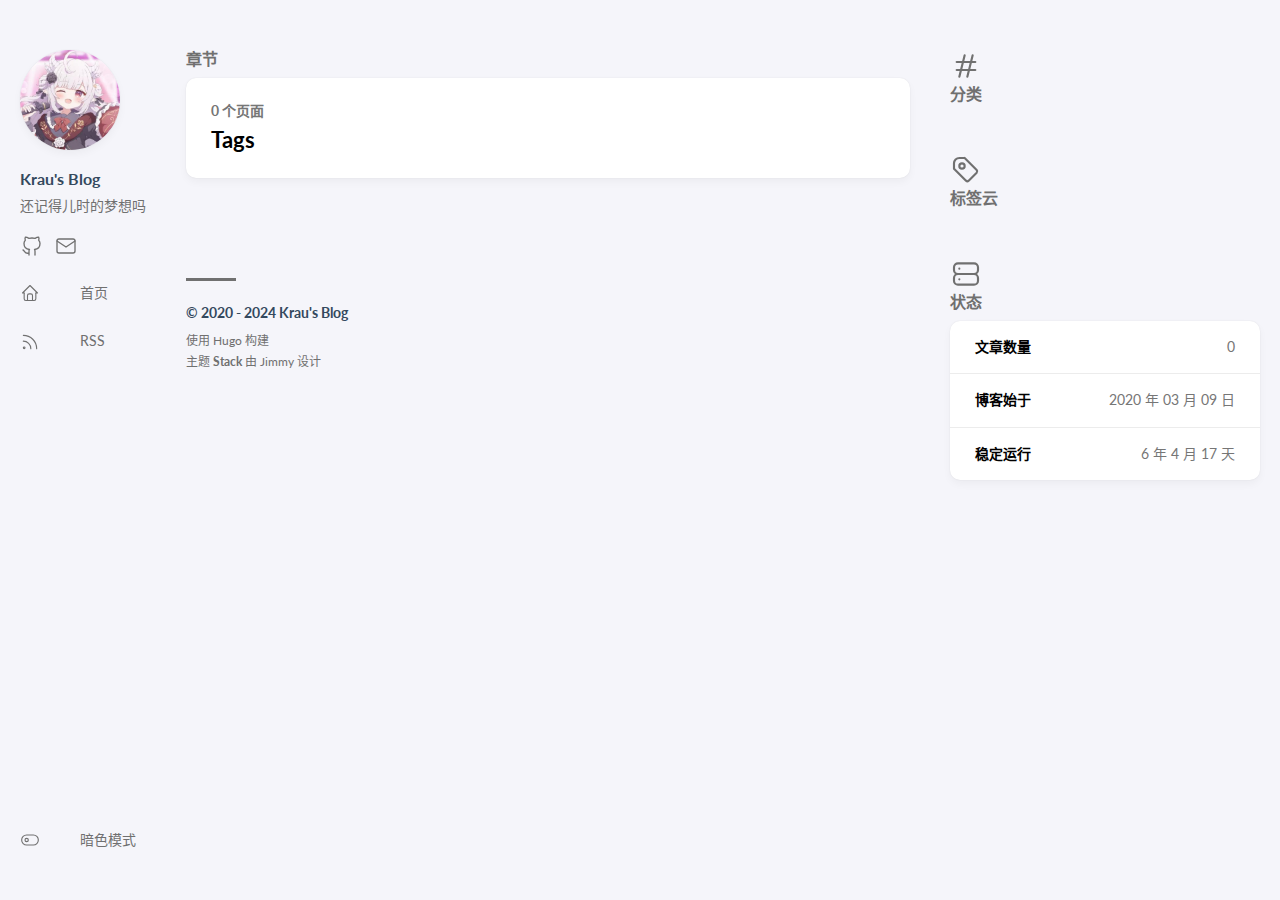
<file: tags/index.html>
<!doctype html><html lang=zh-cn dir=ltr><head><meta charset=utf-8><meta name=viewport content='width=device-width,initial-scale=1'><meta name=description content="还记得儿时的梦想吗"><title>Tags</title>
<link rel=canonical href=https://hugo.krau.top/tags/><link rel=stylesheet href=/scss/style.min.8675496a9b046b8937d493cbbed301d487841b0b916edb097e2fd8b7e0395091.css><meta property='og:title' content="Tags"><meta property='og:description' content="还记得儿时的梦想吗"><meta property='og:url' content='https://hugo.krau.top/tags/'><meta property='og:site_name' content="Krau's Blog"><meta property='og:type' content='website'><meta property='og:updated_time' content=' 2024-07-09T13:55:59+08:00 '><meta name=twitter:title content="Tags"><meta name=twitter:description content="还记得儿时的梦想吗"><link rel=alternate type=application/rss+xml href=https://hugo.krau.top/tags/index.xml><link rel=apple-touch-icon sizes=180x180 href=/apple-touch-icon.png><link rel=icon type=image/png sizes=32x32 href=/favicon-32x32.png><link rel=icon type=image/png sizes=16x16 href=/favicon-16x16.png><link rel=manifest href=/site.webmanifest><link rel=mask-icon href=/safari-pinned-tab.svg color=#5bbad5><meta name=apple-mobile-web-app-title content="TaurusXin"><meta name=application-name content="TaurusXin"><meta name=msapplication-TileColor content="#da532c"><meta name=theme-color content="#f5f5fa" media="(prefers-color-scheme: light)"><meta name=theme-color content="#303030" media="(prefers-color-scheme: dark)"><link href=https://cdn.bootcdn.net/ajax/libs/highlight.js/9.12.0/styles/atom-one-dark.min.css rel=stylesheet><script src=https://cdn.bootcdn.net/ajax/libs/highlight.js/9.12.0/highlight.min.js></script><script>hljs.initHighlightingOnLoad()</script><style>@font-face{font-family:jetbrains mono;src:url(https://fastly.jsdelivr.net/gh/JetBrains/JetBrainsMono/web/woff2/JetBrainsMono-Regular.woff2)format('woff2'),url(https://fastly.jsdelivr.net/gh/JetBrains/JetBrainsMono/web/woff/JetBrainsMono-Regular.woff)format('woff'),url(https://fastly.jsdelivr.net/gh/JetBrains/JetBrainsMono/ttf/JetBrainsMono-Regular.ttf)format('truetype');font-weight:400;font-style:normal}</style><script async src="https://www.googletagmanager.com/gtag/js?id=G-KN4M42XST7"></script><script>window.dataLayer=window.dataLayer||[];function gtag(){dataLayer.push(arguments)}gtag("js",new Date),gtag("config","G-KN4M42XST7")</script><script async src="https://pagead2.googlesyndication.com/pagead/js/adsbygoogle.js?client=ca-pub-3791150317963204" crossorigin=anonymous></script></head><body><script>(function(){const e="StackColorScheme";localStorage.getItem(e)||localStorage.setItem(e,"auto")})()</script><script>(function(){const t="StackColorScheme",e=localStorage.getItem(t),n=window.matchMedia("(prefers-color-scheme: dark)").matches===!0;e=="dark"||e==="auto"&&n?document.documentElement.dataset.scheme="dark":document.documentElement.dataset.scheme="light"})()</script><div class="container main-container flex on-phone--column extended"><aside class="sidebar left-sidebar sticky"><button class="hamburger hamburger--spin" type=button id=toggle-menu aria-label=切换菜单>
<span class=hamburger-box><span class=hamburger-inner></span></span></button><header><figure class=site-avatar><a href=/><img src=/img/avatar_hu12396e4523306fbb05e3d22104f0306b_69254_300x0_resize_q75_box.jpg width=300 height=300 class=site-logo loading=lazy alt=Avatar></a></figure><div class=site-meta><h1 class=site-name><a href=/>Krau's Blog</a></h1><h2 class=site-description>还记得儿时的梦想吗</h2></div></header><ol class=menu-social><li><a href=https://github.com/krau target=_blank title=GitHub rel=me><svg xmlns="http://www.w3.org/2000/svg" class="icon icon-tabler icon-tabler-brand-github" width="24" height="24" viewBox="0 0 24 24" stroke-width="2" stroke="currentcolor" fill="none" stroke-linecap="round" stroke-linejoin="round"><path stroke="none" d="M0 0h24v24H0z" fill="none"/><path d="M9 19c-4.3 1.4-4.3-2.5-6-3m12 5v-3.5c0-1 .1-1.4-.5-2 2.8-.3 5.5-1.4 5.5-6a4.6 4.6.0 00-1.3-3.2 4.2 4.2.0 00-.1-3.2s-1.1-.3-3.5 1.3a12.3 12.3.0 00-6.2.0C6.5 2.8 5.4 3.1 5.4 3.1a4.2 4.2.0 00-.1 3.2A4.6 4.6.0 004 9.5c0 4.6 2.7 5.7 5.5 6-.6.6-.6 1.2-.5 2V21"/></svg></a></li><li><a href=mailto:me@krau.top target=_blank title=电邮 rel=me><svg xmlns="http://www.w3.org/2000/svg" class="icon icon-tabler icon-tabler-mail" width="24" height="24" viewBox="0 0 24 24" stroke-width="2" stroke="currentcolor" fill="none" stroke-linecap="round" stroke-linejoin="round"><path stroke="none" d="M0 0h24v24H0z" fill="none"/><rect x="3" y="5" width="18" height="14" rx="2"/><polyline points="3 7 12 13 21 7"/></svg></a></li></ol><ol class=menu id=main-menu><li><a href=/><svg xmlns="http://www.w3.org/2000/svg" class="icon icon-tabler icon-tabler-home" width="24" height="24" viewBox="0 0 24 24" stroke-width="2" stroke="currentcolor" fill="none" stroke-linecap="round" stroke-linejoin="round"><path stroke="none" d="M0 0h24v24H0z"/><polyline points="5 12 3 12 12 3 21 12 19 12"/><path d="M5 12v7a2 2 0 002 2h10a2 2 0 002-2v-7"/><path d="M9 21v-6a2 2 0 012-2h2a2 2 0 012 2v6"/></svg>
<span>首页</span></a></li><li><a href=/index.xml><svg xmlns="http://www.w3.org/2000/svg" class="icon icon-tabler icon-tabler-rss" width="24" height="24" viewBox="0 0 24 24" stroke-width="2" stroke="currentcolor" fill="none" stroke-linecap="round" stroke-linejoin="round"><path stroke="none" d="M0 0h24v24H0z" fill="none"/><circle cx="5" cy="19" r="1"/><path d="M4 4a16 16 0 0116 16"/><path d="M4 11a9 9 0 019 9"/></svg>
<span>RSS</span></a></li><li class=menu-bottom-section><ol class=menu><li id=dark-mode-toggle><svg xmlns="http://www.w3.org/2000/svg" class="icon icon-tabler icon-tabler-toggle-left" width="24" height="24" viewBox="0 0 24 24" stroke-width="2" stroke="currentcolor" fill="none" stroke-linecap="round" stroke-linejoin="round"><path stroke="none" d="M0 0h24v24H0z"/><circle cx="8" cy="12" r="2"/><rect x="2" y="6" width="20" height="12" rx="6"/></svg>
<svg xmlns="http://www.w3.org/2000/svg" class="icon icon-tabler icon-tabler-toggle-right" width="24" height="24" viewBox="0 0 24 24" stroke-width="2" stroke="currentcolor" fill="none" stroke-linecap="round" stroke-linejoin="round"><path stroke="none" d="M0 0h24v24H0z"/><circle cx="16" cy="12" r="2"/><rect x="2" y="6" width="20" height="12" rx="6"/></svg>
<span>暗色模式</span></li></ol></li></ol></aside><aside class="sidebar right-sidebar sticky"><section class="widget tagCloud"><div class=widget-icon><svg xmlns="http://www.w3.org/2000/svg" class="icon icon-tabler icon-tabler-hash" width="24" height="24" viewBox="0 0 24 24" stroke-width="2" stroke="currentcolor" fill="none" stroke-linecap="round" stroke-linejoin="round"><path stroke="none" d="M0 0h24v24H0z"/><line x1="5" y1="9" x2="19" y2="9"/><line x1="5" y1="15" x2="19" y2="15"/><line x1="11" y1="4" x2="7" y2="20"/><line x1="17" y1="4" x2="13" y2="20"/></svg></div><h2 class="widget-title section-title">分类</h2><div class=tagCloud-tags></div></section><section class="widget tagCloud"><div class=widget-icon><svg xmlns="http://www.w3.org/2000/svg" class="icon icon-tabler icon-tabler-tag" width="24" height="24" viewBox="0 0 24 24" stroke-width="2" stroke="currentcolor" fill="none" stroke-linecap="round" stroke-linejoin="round"><path stroke="none" d="M0 0h24v24H0z"/><path d="M11 3l9 9a1.5 1.5.0 010 2l-6 6a1.5 1.5.0 01-2 0L3 11V7a4 4 0 014-4h4"/><circle cx="9" cy="9" r="2"/></svg></div><h2 class="widget-title section-title">标签云</h2><div class=tagCloud-tags></div></section><section class="widget archives" style=padding-bottom:45px><div class=widget-icon><svg xmlns="http://www.w3.org/2000/svg" class="icon icon-tabler icon-tabler-server" width="100" height="100" viewBox="0 0 24 24" stroke-width="2" stroke="currentcolor" fill="none" stroke-linecap="round" stroke-linejoin="round"><path stroke="none" d="M0 0h24v24H0z" fill="none"/><rect x="3" y="4" width="18" height="8" rx="3"/><rect x="3" y="12" width="18" height="8" rx="3"/><line x1="7" y1="8" x2="7" y2="8.01"/><line x1="7" y1="16" x2="7" y2="16.01"/></svg></div><h2 class="widget-title section-title">状态</h2><div class=widget-archive--list><div class=status-item><span class=year>文章数量</span>
<span class=count>0</span></div><div class=status-item><span class=year>博客始于</span>
<span class=count id=start></span></div><div class=status-item><span class=year>稳定运行</span>
<span class=count id=time></span></div></div><script>Date.prototype.format=function(e){var n,t={"M+":this.getMonth()+1,"d+":this.getDate(),"h+":this.getHours(),"m+":this.getMinutes(),"s+":this.getSeconds(),"q+":Math.floor((this.getMonth()+3)/3),S:this.getMilliseconds()};/(y+)/.test(e)&&(e=e.replace(RegExp.$1,(this.getFullYear()+"").substr(4-RegExp.$1.length)));for(n in t)new RegExp("("+n+")").test(e)&&(e=e.replace(RegExp.$1,RegExp.$1.length==1?t[n]:("00"+t[n]).substr((""+t[n]).length)));return e};let start=new Date("2020-03-09"),startFormated=start.format("yyyy 年 MM 月 dd 日");document.querySelector("#start").innerHTML=startFormated,start.setMonth(start.getMonth()-1);let now=new Date;now.setMonth(now.getMonth()-1);let diff=Date.UTC(now.getFullYear(),now.getMonth(),now.getDay(),0,0,0)-Date.UTC(start.getFullYear(),start.getMonth(),start.getDay(),0,0,0);function checkleapyear(e){return e.getYear()%4==0&&(e.getYear()%10!=0||e.getYear()%400==0)}function DaysInMonth(Y,M){with(new Date(Y,M,1,12))return setDate(-2),getDate()}function datediff(e,t){var i=e.getFullYear(),n=e.getMonth(),s=e.getDate(),a=t.getFullYear(),o=t.getMonth(),r=t.getDate();return s<r&&(n--,s+=DaysInMonth(a,o)),n<o&&(i--,n+=12),[i-a,n-o,s-r]}var dife=datediff(now,start);checkleapyear(start)==!0?document.querySelector("#time").innerHTML=dife[0]+" 年 "+dife[1]+" 月 "+dife[2]+" 天":document.querySelector("#time").innerHTML=dife[0]+" 年 "+dife[1]+" 月 "+dife[2]+" 天"</script></section></aside><main class="main full-width"><header><h3 class=section-title>章节</h3><div class=section-card><div class=section-details><h3 class=section-count>0 个页面</h3><h1 class=section-term>Tags</h1></div></div></header><section class=article-list--compact></section><footer class=site-footer><section class=copyright>&copy;
2020 -
2024 Krau's Blog</section><section class=powerby>使用 <a href=https://gohugo.io/ target=_blank rel=noopener>Hugo</a> 构建<br>主题 <b><a href=https://github.com/CaiJimmy/hugo-theme-stack target=_blank rel=noopener data-version=3.26.0>Stack</a></b> 由 <a href=https://jimmycai.com target=_blank rel=noopener>Jimmy</a> 设计</section></footer></main></div><script src=https://registry.npmmirror.com/node-vibrant/3.1.6/files/dist/vibrant.min.js integrity="sha256-awcR2jno4kI5X0zL8ex0vi2z+KMkF24hUW8WePSA9HM=" crossorigin=anonymous></script><script type=text/javascript src=/ts/main.js defer></script><script>(function(){const e=document.createElement("link");e.href="https://fonts.googleapis.com/css2?family=Lato:wght@300;400;700&display=swap",e.type="text/css",e.rel="stylesheet",document.head.appendChild(e)})()</script></body></html>
</file>
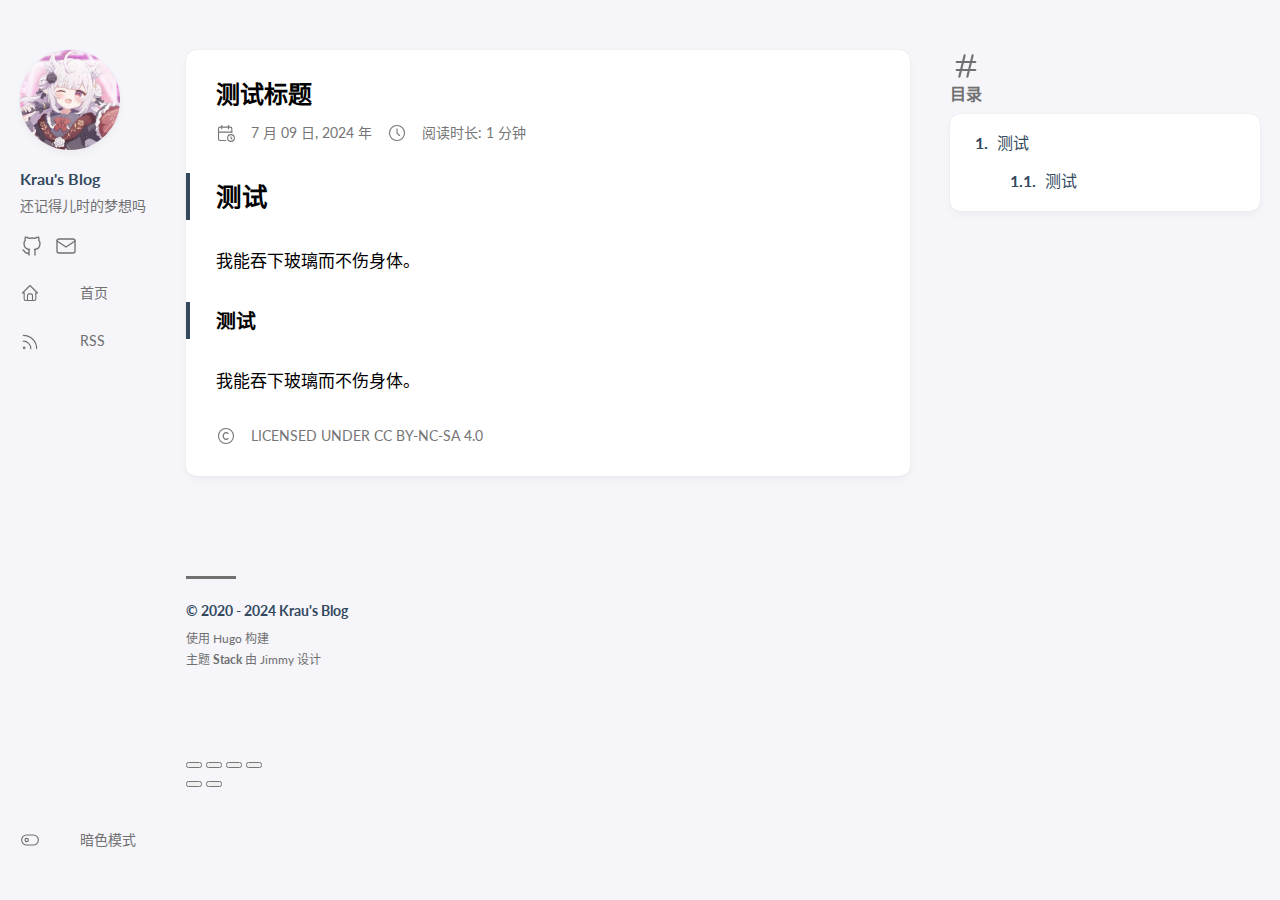
<file: posts/new/index.html>
<!doctype html><html lang=zh-cn dir=ltr><head><meta charset=utf-8><meta name=viewport content='width=device-width,initial-scale=1'><meta name=description content="测试 我能吞下玻璃而不伤身体。 测试 我能吞下玻璃而不伤身体。"><title>测试标题</title>
<link rel=canonical href=https://hugo.krau.top/posts/new/><link rel=stylesheet href=/scss/style.min.8675496a9b046b8937d493cbbed301d487841b0b916edb097e2fd8b7e0395091.css><meta property='og:title' content="测试标题"><meta property='og:description' content="测试 我能吞下玻璃而不伤身体。 测试 我能吞下玻璃而不伤身体。"><meta property='og:url' content='https://hugo.krau.top/posts/new/'><meta property='og:site_name' content="Krau's Blog"><meta property='og:type' content='article'><meta property='article:section' content='Posts'><meta property='article:published_time' content='2024-07-09T13:55:59+08:00'><meta property='article:modified_time' content='2024-07-09T13:55:59+08:00'><meta name=twitter:title content="测试标题"><meta name=twitter:description content="测试 我能吞下玻璃而不伤身体。 测试 我能吞下玻璃而不伤身体。"><link rel=apple-touch-icon sizes=180x180 href=/apple-touch-icon.png><link rel=icon type=image/png sizes=32x32 href=/favicon-32x32.png><link rel=icon type=image/png sizes=16x16 href=/favicon-16x16.png><link rel=manifest href=/site.webmanifest><link rel=mask-icon href=/safari-pinned-tab.svg color=#5bbad5><meta name=apple-mobile-web-app-title content="TaurusXin"><meta name=application-name content="TaurusXin"><meta name=msapplication-TileColor content="#da532c"><meta name=theme-color content="#f5f5fa" media="(prefers-color-scheme: light)"><meta name=theme-color content="#303030" media="(prefers-color-scheme: dark)"><link href=https://cdn.bootcdn.net/ajax/libs/highlight.js/9.12.0/styles/atom-one-dark.min.css rel=stylesheet><script src=https://cdn.bootcdn.net/ajax/libs/highlight.js/9.12.0/highlight.min.js></script><script>hljs.initHighlightingOnLoad()</script><style>@font-face{font-family:jetbrains mono;src:url(https://fastly.jsdelivr.net/gh/JetBrains/JetBrainsMono/web/woff2/JetBrainsMono-Regular.woff2)format('woff2'),url(https://fastly.jsdelivr.net/gh/JetBrains/JetBrainsMono/web/woff/JetBrainsMono-Regular.woff)format('woff'),url(https://fastly.jsdelivr.net/gh/JetBrains/JetBrainsMono/ttf/JetBrainsMono-Regular.ttf)format('truetype');font-weight:400;font-style:normal}</style><script async src="https://www.googletagmanager.com/gtag/js?id=G-KN4M42XST7"></script><script>window.dataLayer=window.dataLayer||[];function gtag(){dataLayer.push(arguments)}gtag("js",new Date),gtag("config","G-KN4M42XST7")</script><script async src="https://pagead2.googlesyndication.com/pagead/js/adsbygoogle.js?client=ca-pub-3791150317963204" crossorigin=anonymous></script></head><body class=article-page><script>(function(){const e="StackColorScheme";localStorage.getItem(e)||localStorage.setItem(e,"auto")})()</script><script>(function(){const t="StackColorScheme",e=localStorage.getItem(t),n=window.matchMedia("(prefers-color-scheme: dark)").matches===!0;e=="dark"||e==="auto"&&n?document.documentElement.dataset.scheme="dark":document.documentElement.dataset.scheme="light"})()</script><div class="container main-container flex on-phone--column extended"><aside class="sidebar left-sidebar sticky"><button class="hamburger hamburger--spin" type=button id=toggle-menu aria-label=切换菜单>
<span class=hamburger-box><span class=hamburger-inner></span></span></button><header><figure class=site-avatar><a href=/><img src=/img/avatar_hu12396e4523306fbb05e3d22104f0306b_69254_300x0_resize_q75_box.jpg width=300 height=300 class=site-logo loading=lazy alt=Avatar></a></figure><div class=site-meta><h1 class=site-name><a href=/>Krau's Blog</a></h1><h2 class=site-description>还记得儿时的梦想吗</h2></div></header><ol class=menu-social><li><a href=https://github.com/krau target=_blank title=GitHub rel=me><svg xmlns="http://www.w3.org/2000/svg" class="icon icon-tabler icon-tabler-brand-github" width="24" height="24" viewBox="0 0 24 24" stroke-width="2" stroke="currentcolor" fill="none" stroke-linecap="round" stroke-linejoin="round"><path stroke="none" d="M0 0h24v24H0z" fill="none"/><path d="M9 19c-4.3 1.4-4.3-2.5-6-3m12 5v-3.5c0-1 .1-1.4-.5-2 2.8-.3 5.5-1.4 5.5-6a4.6 4.6.0 00-1.3-3.2 4.2 4.2.0 00-.1-3.2s-1.1-.3-3.5 1.3a12.3 12.3.0 00-6.2.0C6.5 2.8 5.4 3.1 5.4 3.1a4.2 4.2.0 00-.1 3.2A4.6 4.6.0 004 9.5c0 4.6 2.7 5.7 5.5 6-.6.6-.6 1.2-.5 2V21"/></svg></a></li><li><a href=mailto:me@krau.top target=_blank title=电邮 rel=me><svg xmlns="http://www.w3.org/2000/svg" class="icon icon-tabler icon-tabler-mail" width="24" height="24" viewBox="0 0 24 24" stroke-width="2" stroke="currentcolor" fill="none" stroke-linecap="round" stroke-linejoin="round"><path stroke="none" d="M0 0h24v24H0z" fill="none"/><rect x="3" y="5" width="18" height="14" rx="2"/><polyline points="3 7 12 13 21 7"/></svg></a></li></ol><ol class=menu id=main-menu><li><a href=/><svg xmlns="http://www.w3.org/2000/svg" class="icon icon-tabler icon-tabler-home" width="24" height="24" viewBox="0 0 24 24" stroke-width="2" stroke="currentcolor" fill="none" stroke-linecap="round" stroke-linejoin="round"><path stroke="none" d="M0 0h24v24H0z"/><polyline points="5 12 3 12 12 3 21 12 19 12"/><path d="M5 12v7a2 2 0 002 2h10a2 2 0 002-2v-7"/><path d="M9 21v-6a2 2 0 012-2h2a2 2 0 012 2v6"/></svg>
<span>首页</span></a></li><li><a href=/index.xml><svg xmlns="http://www.w3.org/2000/svg" class="icon icon-tabler icon-tabler-rss" width="24" height="24" viewBox="0 0 24 24" stroke-width="2" stroke="currentcolor" fill="none" stroke-linecap="round" stroke-linejoin="round"><path stroke="none" d="M0 0h24v24H0z" fill="none"/><circle cx="5" cy="19" r="1"/><path d="M4 4a16 16 0 0116 16"/><path d="M4 11a9 9 0 019 9"/></svg>
<span>RSS</span></a></li><li class=menu-bottom-section><ol class=menu><li id=dark-mode-toggle><svg xmlns="http://www.w3.org/2000/svg" class="icon icon-tabler icon-tabler-toggle-left" width="24" height="24" viewBox="0 0 24 24" stroke-width="2" stroke="currentcolor" fill="none" stroke-linecap="round" stroke-linejoin="round"><path stroke="none" d="M0 0h24v24H0z"/><circle cx="8" cy="12" r="2"/><rect x="2" y="6" width="20" height="12" rx="6"/></svg>
<svg xmlns="http://www.w3.org/2000/svg" class="icon icon-tabler icon-tabler-toggle-right" width="24" height="24" viewBox="0 0 24 24" stroke-width="2" stroke="currentcolor" fill="none" stroke-linecap="round" stroke-linejoin="round"><path stroke="none" d="M0 0h24v24H0z"/><circle cx="16" cy="12" r="2"/><rect x="2" y="6" width="20" height="12" rx="6"/></svg>
<span>暗色模式</span></li></ol></li></ol></aside><aside class="sidebar right-sidebar sticky"><section class="widget archives"><div class=widget-icon><svg xmlns="http://www.w3.org/2000/svg" class="icon icon-tabler icon-tabler-hash" width="24" height="24" viewBox="0 0 24 24" stroke-width="2" stroke="currentcolor" fill="none" stroke-linecap="round" stroke-linejoin="round"><path stroke="none" d="M0 0h24v24H0z"/><line x1="5" y1="9" x2="19" y2="9"/><line x1="5" y1="15" x2="19" y2="15"/><line x1="11" y1="4" x2="7" y2="20"/><line x1="17" y1="4" x2="13" y2="20"/></svg></div><h2 class="widget-title section-title">目录</h2><div class=widget--toc><nav id=TableOfContents><ol><li><a href=#测试>测试</a><ol><li><a href=#测试-1>测试</a></li></ol></li></ol></nav></div></section></aside><main class="main full-width"><article class=main-article><header class=article-header><div class=article-details><div class=article-title-wrapper><h2 class=article-title><a href=/posts/new/>测试标题</a></h2></div><footer class=article-time><div><svg xmlns="http://www.w3.org/2000/svg" class="icon icon-tabler icon-tabler-calendar-time" width="56" height="56" viewBox="0 0 24 24" stroke-width="2" stroke="currentcolor" fill="none" stroke-linecap="round" stroke-linejoin="round"><path stroke="none" d="M0 0h24v24H0z"/><path d="M11.795 21H5a2 2 0 01-2-2V7a2 2 0 012-2h12a2 2 0 012 2v4"/><circle cx="18" cy="18" r="4"/><path d="M15 3v4"/><path d="M7 3v4"/><path d="M3 11h16"/><path d="M18 16.496V18l1 1"/></svg>
<time class=article-time--published>7 月 09 日, 2024 年</time></div><div><svg xmlns="http://www.w3.org/2000/svg" class="icon icon-tabler icon-tabler-clock" width="24" height="24" viewBox="0 0 24 24" stroke-width="2" stroke="currentcolor" fill="none" stroke-linecap="round" stroke-linejoin="round"><path stroke="none" d="M0 0h24v24H0z"/><circle cx="12" cy="12" r="9"/><polyline points="12 7 12 12 15 15"/></svg>
<time class=article-time--reading>阅读时长: 1 分钟</time></div></footer></div></header><section class=article-content><h2 id=测试>测试</h2><p>我能吞下玻璃而不伤身体。</p><h3 id=测试-1>测试</h3><p>我能吞下玻璃而不伤身体。</p></section><footer class=article-footer><section class=article-copyright><svg xmlns="http://www.w3.org/2000/svg" class="icon icon-tabler icon-tabler-copyright" width="24" height="24" viewBox="0 0 24 24" stroke-width="2" stroke="currentcolor" fill="none" stroke-linecap="round" stroke-linejoin="round"><path stroke="none" d="M0 0h24v24H0z"/><circle cx="12" cy="12" r="9"/><path d="M14.5 9a3.5 4 0 100 6"/></svg>
<span>Licensed under CC BY-NC-SA 4.0</span></section></footer></article><link href=https://cdn.bootcdn.net/ajax/libs/artalk/2.8.7/Artalk.css rel=stylesheet><script src=https://cdn.bootcdn.net/ajax/libs/artalk/2.8.7/Artalk.js></script><div id=Comments></div><script>const artalkInstance=Artalk.init({el:"#Comments",pageKey:"/posts/new/",pageTitle:"测试标题",server:"https://artalk.unv.app",site:"HugoBlog",darkMode:"auto"});window.addEventListener("onColorSchemeChange",e=>{artalkInstance.setDarkMode(e.detail=="dark")})</script><footer class=site-footer><section class=copyright>&copy;
2020 -
2024 Krau's Blog</section><section class=powerby>使用 <a href=https://gohugo.io/ target=_blank rel=noopener>Hugo</a> 构建<br>主题 <b><a href=https://github.com/CaiJimmy/hugo-theme-stack target=_blank rel=noopener data-version=3.26.0>Stack</a></b> 由 <a href=https://jimmycai.com target=_blank rel=noopener>Jimmy</a> 设计</section></footer><div class=pswp tabindex=-1 role=dialog aria-hidden=true><div class=pswp__bg></div><div class=pswp__scroll-wrap><div class=pswp__container><div class=pswp__item></div><div class=pswp__item></div><div class=pswp__item></div></div><div class="pswp__ui pswp__ui--hidden"><div class=pswp__top-bar><div class=pswp__counter></div><button class="pswp__button pswp__button--close" title="Close (Esc)"></button>
<button class="pswp__button pswp__button--share" title=Share></button>
<button class="pswp__button pswp__button--fs" title="Toggle fullscreen"></button>
<button class="pswp__button pswp__button--zoom" title="Zoom in/out"></button><div class=pswp__preloader><div class=pswp__preloader__icn><div class=pswp__preloader__cut><div class=pswp__preloader__donut></div></div></div></div></div><div class="pswp__share-modal pswp__share-modal--hidden pswp__single-tap"><div class=pswp__share-tooltip></div></div><button class="pswp__button pswp__button--arrow--left" title="Previous (arrow left)">
</button>
<button class="pswp__button pswp__button--arrow--right" title="Next (arrow right)"></button><div class=pswp__caption><div class=pswp__caption__center></div></div></div></div></div><script src=https://cdn.staticfile.net/photoswipe/4.1.3/photoswipe.min.js integrity="sha256-ePwmChbbvXbsO02lbM3HoHbSHTHFAeChekF1xKJdleo=" crossorigin=anonymous defer></script><script src=https://cdn.staticfile.net/photoswipe/4.1.3/photoswipe-ui-default.min.js integrity="sha256-UKkzOn/w1mBxRmLLGrSeyB4e1xbrp4xylgAWb3M42pU=" crossorigin=anonymous defer></script><link rel=stylesheet href=https://cdn.staticfile.net/photoswipe/4.1.3/default-skin/default-skin.min.css crossorigin=anonymous><link rel=stylesheet href=https://cdn.staticfile.net/photoswipe/4.1.3/photoswipe.min.css crossorigin=anonymous></main></div><script src=https://registry.npmmirror.com/node-vibrant/3.1.6/files/dist/vibrant.min.js integrity="sha256-awcR2jno4kI5X0zL8ex0vi2z+KMkF24hUW8WePSA9HM=" crossorigin=anonymous></script><script type=text/javascript src=/ts/main.js defer></script><script>(function(){const e=document.createElement("link");e.href="https://fonts.googleapis.com/css2?family=Lato:wght@300;400;700&display=swap",e.type="text/css",e.rel="stylesheet",document.head.appendChild(e)})()</script></body></html>
</file>
